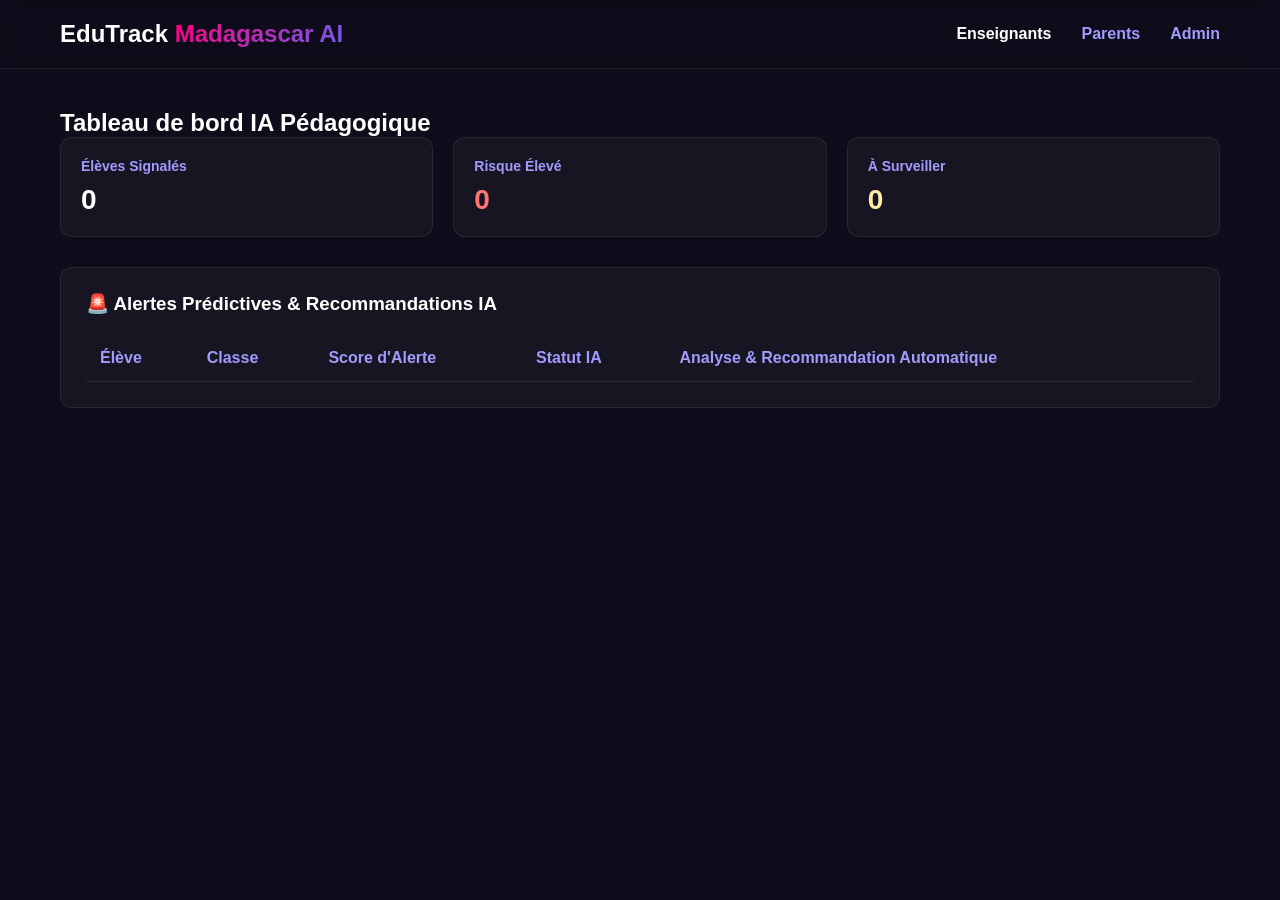
<file: frontend/index.html>
<!DOCTYPE html>
<html lang="fr">
<head>
    <meta charset="UTF-8">
    <meta name="viewport" content="width=device-width, initial-scale=1.0">
    <title>EduTrack Madagascar AI - Enseignants</title>
    <style>
        :root {
            --bg-dark: #0f0c1b;
            --primary-gradient: linear-gradient(135deg, #ff007f, #6c5ce7);
            --text-light: #ffffff;
            --text-muted: #a29bfe;
            --card-bg: rgba(255, 255, 255, 0.04);
            --card-border: rgba(255, 255, 255, 0.08);
            --risk-high: #ff7675;
            --risk-watch: #ffeaa7;
        }
        * { margin: 0; padding: 0; box-sizing: border-box; font-family: 'Segoe UI', sans-serif; }
        body { background-color: var(--bg-dark); color: var(--text-light); min-height: 100vh; }
        header { background: rgba(15, 12, 27, 0.7); backdrop-filter: blur(10px); border-bottom: 1px solid var(--card-border); position: sticky; top: 0; z-index: 100; }
        .navbar { max-width: 1200px; margin: 0 auto; display: flex; justify-content: space-between; align-items: center; padding: 20px; }
        .logo { font-size: 24px; font-weight: 800; }
        .logo span { background: var(--primary-gradient); -webkit-background-clip: text; -webkit-text-fill-color: transparent; }
        nav ul { display: flex; list-style: none; gap: 30px; }
        nav a { color: var(--text-muted); text-decoration: none; font-weight: 600; }
        nav a.active { color: var(--text-light); }
        
        main { max-width: 1200px; margin: 40px auto; padding: 0 20px; }
        .dashboard-summary { display: flex; gap: 20px; margin-bottom: 30px; }
        .kpi-card { flex: 1; background: var(--card-bg); border: 1px solid var(--card-border); border-radius: 12px; padding: 20px; }
        .kpi-card h3 { font-size: 14px; color: var(--text-muted); margin-bottom: 10px; }
        .kpi-card .value { font-size: 28px; font-weight: bold; }
        
        .students-list { background: var(--card-bg); border: 1px solid var(--card-border); border-radius: 12px; padding: 25px; }
        table { width: 100%; border-collapse: collapse; }
        th, td { padding: 14px; text-align: left; border-bottom: 1px solid var(--card-border); }
        th { color: var(--text-muted); }
        
        .badge-risk { background: rgba(255, 118, 117, 0.15); color: var(--risk-high); padding: 5px 10px; border-radius: 20px; font-weight: bold; }
        .badge-watch { background: rgba(255, 234, 167, 0.15); color: var(--risk-watch); padding: 5px 10px; border-radius: 20px; font-weight: bold; }
        .reco-box { font-size: 13px; color: #55efc4; background: rgba(85, 239, 196, 0.1); padding: 6px 10px; border-radius: 6px; margin-top: 5px; display: inline-block; border: 1px solid rgba(85, 239, 196, 0.2); }
    </style>
</head>
<body>
    <header>
        <div class="navbar">
            <div class="logo">EduTrack <span>Madagascar AI</span></div>
            <nav>
                <ul>
                    <li><a href="index.html" class="active">Enseignants</a></li>
                    <li><a href="parent.html">Parents</a></li>
                    <li><a href="admin.html">Admin</a></li>
                </ul>
            </nav>
        </div>
    </header>
    <main>
        <h2>Tableau de bord IA Pédagogique</h2>
        <div class="dashboard-summary">
            <div class="kpi-card"><h3>Élèves Signalés</h3><div class="value" id="count-total">0</div></div>
            <div class="kpi-card"><h3>Risque Élevé</h3><div class="value" id="count-high" style="color: var(--risk-high);">0</div></div>
            <div class="kpi-card"><h3>À Surveiller</h3><div class="value" id="count-watch" style="color: var(--risk-watch);">0</div></div>
        </div>
        <section class="students-list">
            <h3 style="margin-bottom: 20px;">🚨 Alertes Prédictives & Recommandations IA</h3>
            <table>
                <thead>
                    <tr>
                        <th>Élève</th>
                        <th>Classe</th>
                        <th>Score d'Alerte</th>
                        <th>Statut IA</th>
                        <th>Analyse & Recommandation Automatique</th>
                    </tr>
                </thead>
                <tbody id="student-table-body"></tbody>
            </table>
        </section>
    </main>
    <script>
        const API_URL = "http://127.0.0.1:8000/api";

        // Générateur de recommandations pédagogiques basé sur les motifs de l'IA
        function genererRecommandation(motif, prenom) {
            if (motif.includes("Mathématiques")) {
                return `💡 **Suggéré :** Planifier un tutorat d'urgence en algèbre/calcul pour ${prenom} et proposer des exercices complémentaires.`;
            } else if (motif.includes("Français")) {
                return `💡 **Suggéré :** Consolider la compréhension écrite et convoquer à un atelier de remédiation linguistique.`;
            } else if (motif.includes("absences")) {
                return `📞 **Action requise :** Contacter le parent d'élève immédiatement pour comprendre la cause du décrochage.`;
            }
            return `🎯 **Conseil :** Suivre l'évolution des évaluations lors de la prochaine session de devoirs.`;
        }

        async function chargerAlertes() {
            try {
                const resEleves = await fetch(`${API_URL}/eleves`);
                const eleves = await resEleves.json();

                // Rafraîchir les calculs de scores IA en arrière-plan
                for (const e of eleves) { 
                    try { await fetch(`${API_URL}/eleves/${e.id}/score`); } catch(err) {} 
                }

                const response = await fetch(`${API_URL}/alertes`);
                const toutesAlertes = await response.json();
                
                const alertesUniques = [];
                const vus = new Set();
                for (let i = toutesAlertes.length - 1; i >= 0; i--) {
                    if (!vus.has(toutesAlertes[i].eleve_id)) {
                        vus.add(toutesAlertes[i].eleve_id);
                        alertesUniques.unshift(toutesAlertes[i]);
                    }
                }

                document.getElementById('count-total').innerText = alertesUniques.length;
                document.getElementById('count-high').innerText = alertesUniques.filter(a => a.niveau_risque === 'risque_eleve').length;
                document.getElementById('count-watch').innerText = alertesUniques.filter(a => a.niveau_risque === 'a_surveiller').length;

                const tbody = document.getElementById('student-table-body');
                tbody.innerHTML = "";

                alertesUniques.forEach(alerte => {
                    const eObj = eleves.find(x => x.id === alerte.eleve_id);
                    if (!eObj) return;

                    let nomComplet = `${eObj.prenom} ${eObj.nom}`;
                    let badge = alerte.niveau_risque === 'risque_eleve' ? '<span class="badge-risk">Risque Élevé</span>' : '<span class="badge-watch">À Surveiller</span>';
                    let recommandation = genererRecommandation(alerte.motif, eObj.prenom);

                    tbody.innerHTML += `
                        <tr>
                            <td><strong>${nomComplet}</strong></td>
                            <td>Classe ${eObj.classe_id}</td>
                            <td>${alerte.score} / 6</td>
                            <td>${badge}</td>
                            <td>
                                <div style="color: #ff7675; font-size:14px; font-weight:500;">⚠️ ${alerte.motif}</div>
                                <div class="reco-box">${recommandation}</div>
                            </td>
                        </tr>`;
                });
            } catch (err) { console.error(err); }
        }
        document.addEventListener('DOMContentLoaded', chargerAlertes);
    </script>
</body>
</html>
</file>
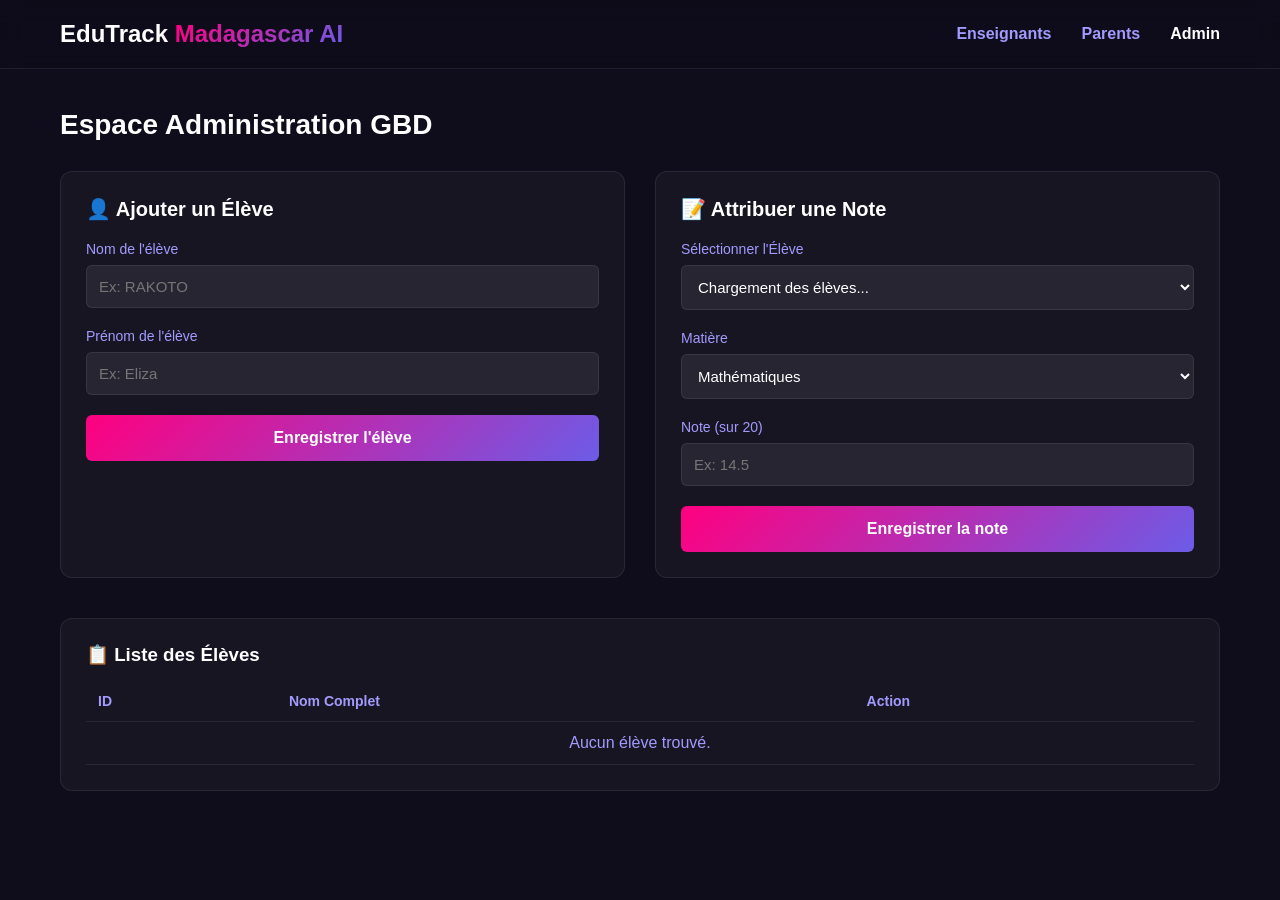
<file: frontend/admin.html>
<!DOCTYPE html>
<html lang="fr">
<head>
    <meta charset="UTF-8">
    <meta name="viewport" content="width=device-width, initial-scale=1.0">
    <title>EduTrack Madagascar AI - Administration</title>
    <style>
        :root {
            --bg-dark: #0f0c1b;
            --primary-gradient: linear-gradient(135deg, #ff007f, #6c5ce7);
            --text-light: #ffffff;
            --text-muted: #a29bfe;
            --card-bg: rgba(255, 255, 255, 0.04);
            --card-border: rgba(255, 255, 255, 0.08);
            --input-bg: rgba(255, 255, 255, 0.07);
        }
        * { margin: 0; padding: 0; box-sizing: border-box; font-family: 'Segoe UI', sans-serif; }
        body { background-color: var(--bg-dark); color: var(--text-light); min-height: 100vh; }
        header { background: rgba(15, 12, 27, 0.7); backdrop-filter: blur(10px); border-bottom: 1px solid var(--card-border); position: sticky; top: 0; z-index: 100; }
        .navbar { max-width: 1200px; margin: 0 auto; display: flex; justify-content: space-between; align-items: center; padding: 20px; }
        .logo { font-size: 24px; font-weight: 800; }
        .logo span { background: var(--primary-gradient); -webkit-background-clip: text; -webkit-text-fill-color: transparent; }
        nav ul { display: flex; list-style: none; gap: 30px; }
        nav a { color: var(--text-muted); text-decoration: none; font-weight: 600; }
        nav a.active { color: var(--text-light); }
        
        main { max-width: 1200px; margin: 40px auto; padding: 0 20px; }
        h2 { margin-bottom: 30px; font-size: 28px; }
        
        .container-admin { display: grid; grid-template-columns: 1fr 1fr; gap: 30px; margin-bottom: 40px; }
        .card-admin { background: var(--card-bg); border: 1px solid var(--card-border); border-radius: 12px; padding: 25px; }
        .card-admin h3 { margin-bottom: 20px; font-size: 20px; display: flex; align-items: center; gap: 10px; }
        
        .form-group { margin-bottom: 20px; }
        .form-group label { display: block; margin-bottom: 8px; color: var(--text-muted); font-size: 14px; }
        .form-group input, .form-group select { width: 100%; padding: 12px; background: var(--input-bg); border: 1px solid var(--card-border); border-radius: 6px; color: white; font-size: 15px; outline: none; }
        .form-group select option { background: #0f0c1b; color: white; }
        
        .btn-submit { width: 100%; padding: 14px; background: var(--primary-gradient); border: none; border-radius: 6px; color: white; font-weight: bold; font-size: 16px; cursor: pointer; transition: opacity 0.2s; }
        .btn-submit:hover { opacity: 0.9; }
        
        .liste-section { background: var(--card-bg); border: 1px solid var(--card-border); border-radius: 12px; padding: 25px; }
        table { width: 100%; border-collapse: collapse; margin-top: 15px; }
        th, td { padding: 12px; text-align: left; border-bottom: 1px solid var(--card-border); }
        th { color: var(--text-muted); font-size: 14px; }
        .btn-supprimer { background: #ff4757; color: white; border: none; padding: 6px 12px; border-radius: 4px; cursor: pointer; font-weight: bold; }
    </style>
</head>
<body>
    <header>
        <div class="navbar">
            <div class="logo">EduTrack <span>Madagascar AI</span></div>
            <nav>
                <ul>
                    <li><a href="index.html">Enseignants</a></li>
                    <li><a href="parent.html">Parents</a></li>
                    <li><a href="admin.html" class="active">Admin</a></li>
                </ul>
            </nav>
        </div>
    </header>

    <main>
        <h2>Espace Administration GBD</h2>
        
        <div class="container-admin">
            <div class="card-admin">
                <h3>👤 Ajouter un Élève</h3>
                <form id="form-ajouter-eleve">
                    <div class="form-group">
                        <label>Nom de l'élève</label>
                        <input type="text" id="eleve-nom" placeholder="Ex: RAKOTO" required>
                    </div>
                    <div class="form-group">
                        <label>Prénom de l'élève</label>
                        <input type="text" id="eleve-prenom" placeholder="Ex: Eliza" required>
                    </div>
                    <button type="submit" class="btn-submit">Enregistrer l'élève</button>
                </form>
            </div>

            <div class="card-admin">
                <h3>📝 Attribuer une Note</h3>
                <form id="form-attribuer-note">
                    <div class="form-group">
                        <label>Sélectionner l'Élève</label>
                        <select id="select-eleve-note" required>
                            <option value="">Chargement des élèves...</option>
                        </select>
                    </div>
                    <div class="form-group">
                        <label>Matière</label>
                        <select id="note-matiere" required>
                            <option value="1">Mathématiques</option>
                            <option value="2">Français</option>
                        </select>
                    </div>
                    <div class="form-group">
                        <label>Note (sur 20)</label>
                        <input type="number" id="note-valeur" min="0" max="20" step="0.25" placeholder="Ex: 14.5" required>
                    </div>
                    <button type="submit" class="btn-submit">Enregistrer la note</button>
                </form>
            </div>
        </div>

        <div class="liste-section">
            <h3>📋 Liste des Élèves</h3>
            <table>
                <thead>
                    <tr>
                        <th>ID</th>
                        <th>Nom Complet</th>
                        <th>Action</th>
                    </tr>
                </thead>
                <tbody id="table-eleves-body">
                    <tr><td colspan="3" style="text-align: center; color: var(--text-muted);">Aucun élève trouvé.</td></tr>
                </tbody>
            </table>
        </div>
    </main>

    <script>
        const API_URL = "http://127.0.0.1:8000/api";

        // 1. Charger et rafraîchir la liste des élèves partout dans l'interface
        async function rafraichirDonnees() {
            try {
                const res = await fetch(`${API_URL}/eleves`);
                const eleves = await res.json();

                // Remplir le tableau de visualisation
                const tbody = document.getElementById('table-eleves-body');
                if(eleves.length === 0) {
                    tbody.innerHTML = `<tr><td colspan="3" style="text-align: center; color: var(--text-muted);">Aucun élève dans la base.</td></tr>`;
                } else {
                    tbody.innerHTML = eleves.map(e => `
                        <tr>
                            <td>${e.id}</td>
                            <td><strong>${e.prenom} ${e.nom}</strong></td>
                            <td><button class="btn-supprimer" onclick="supprimerEleve(${e.id})">Supprimer</button></td>
                        </tr>
                    `).join('');
                }

                // Remplir la liste déroulante du formulaire des notes
                const selectNote = document.getElementById('select-eleve-note');
                if(eleves.length === 0) {
                    selectNote.innerHTML = `<option value="">Aucun élève disponible</option>`;
                } else {
                    selectNote.innerHTML = eleves.map(e => `
                        <option value="${e.id}">${e.prenom} ${e.nom}</option>
                    `).join('');
                }

            } catch (err) {
                console.error("Erreur de connexion à l'API:", err);
            }
        }

        // 2. Action d'enregistrement d'un nouvel élève
        document.getElementById('form-ajouter-eleve').addEventListener('submit', async function(e) {
            e.preventDefault();
            const nom = document.getElementById('eleve-nom').value.trim();
            const prenom = document.getElementById('eleve-prenom').value.trim();

            try {
                const res = await fetch(`${API_URL}/eleves`, {
                    method: 'POST',
                    headers: { 'Content-Type': 'application/json' },
                    body: JSON.stringify({
                        nom: nom,
                        prenom: prenom,
                        classe_id: 1, // Attribué par défaut à la classe 1
                        date_naissance: null,
                        contact_parent: null
                    })
                });

                if(res.ok) {
                    this.reset();
                    await rafraichirDonnees();
                    alert("Élève ajouté avec succès !");
                }
            } catch(err) {
                alert("Erreur lors de l'enregistrement de l'élève.");
            }
        });

        // 3. Action d'enregistrement d'une note
        document.getElementById('form-attribuer-note').addEventListener('submit', async function(e) {
            e.preventDefault();
            const eleveId = document.getElementById('select-eleve-note').value;
            const matiereId = document.getElementById('note-matiere').value;
            const valeur = document.getElementById('note-valeur').value;

            try {
                const res = await fetch(`${API_URL}/notes`, {
                    method: 'POST',
                    headers: { 'Content-Type': 'application/json' },
                    body: JSON.stringify({
                        eleve_id: parseInt(eleveId),
                        matiere_id: parseInt(matiereId),
                        valeur: parseFloat(valeur),
                        date_evaluation: new Date().toISOString().split('T')[0], // Date du jour dynamique
                        trimestre: 3
                    })
                });

                if(res.ok) {
                    this.reset();
                    alert("Note enregistrée avec succès !");
                    await rafraichirDonnees();
                }
            } catch(err) {
                alert("Erreur lors de l'enregistrement de la note.");
            }
        });

        // 4. Action de suppression d'un élève
        async function supprimerEleve(id) {
            if(!confirm("Voulez-vous vraiment supprimer cet élève ainsi que ses notes ?")) return;
            try {
                const res = await fetch(`${API_URL}/eleves/${id}`, { method: 'DELETE' });
                if(res.ok) {
                    await rafraichirDonnees();
                }
            } catch(err) {
                console.error(err);
            }
        }

        // Charger les données au démarrage de la page
        document.addEventListener('DOMContentLoaded', rafraichirDonnees);
    </script>
</body>
</html>
</file>
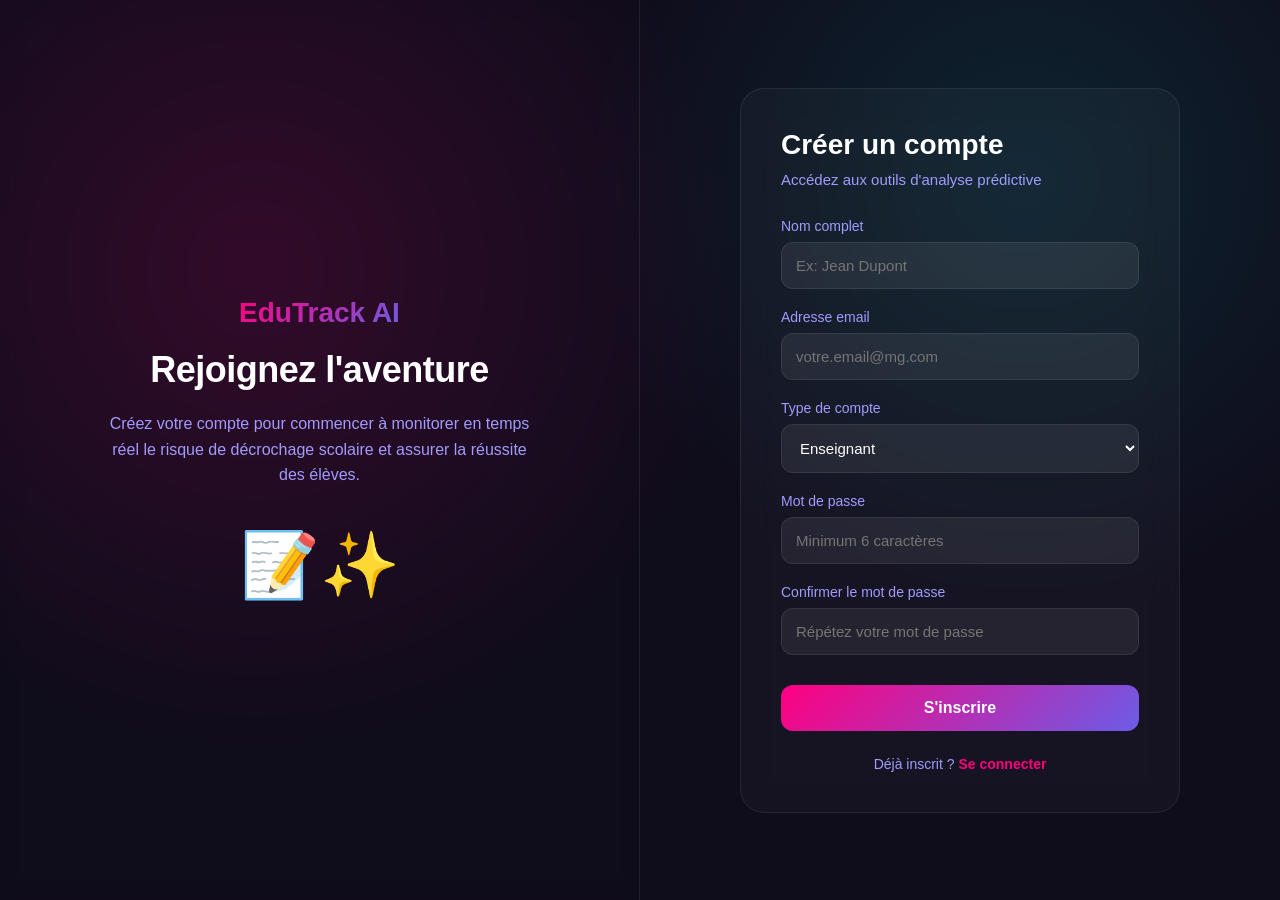
<file: frontend/inscription (2).html>
<!DOCTYPE html>
<html lang="fr">
<head>
    <meta charset="UTF-8">
    <meta name="viewport" content="width=device-width, initial-scale=1.0">
    <title>EduTrack Madagascar AI - Inscription</title>
    <style>
        /* --- Styles Néon / Thème Sombre d'origine --- */
        :root {
            --bg-dark: #0f0c1b;
            --primary-gradient: linear-gradient(135deg, #ff007f, #6c5ce7);
            --text-light: #ffffff;
            --text-muted: #a29bfe;
            --input-bg: rgba(255, 255, 255, 0.07);
            --card-border: rgba(255, 255, 255, 0.08);
        }

        * {
            margin: 0;
            padding: 0;
            box-sizing: border-box;
            font-family: 'Segoe UI', Roboto, Helvetica, Arial, sans-serif;
        }

        body {
            background-color: var(--bg-dark);
            background-image:
                radial-gradient(circle at 20% 30%, rgba(255, 0, 127, 0.15) 0%, transparent 40%),
                radial-gradient(circle at 80% 20%, rgba(0, 206, 201, 0.12) 0%, transparent 35%);
            background-attachment: fixed;
            color: var(--text-light);
            min-height: 100vh;
        }

        .container {
            display: flex;
            min-height: 100vh;
            flex-wrap: wrap;
        }

        /* --- Partie gauche : Présentation --- */
        .welcome-section {
            width: 50%;
            display: flex;
            flex-direction: column;
            justify-content: center;
            align-items: center;
            padding: 50px;
            text-align: center;
            border-right: 1px solid var(--card-border);
            backdrop-filter: blur(10px);
        }

        .logo {
            font-size: 28px;
            font-weight: 800;
            background: var(--primary-gradient);
            -webkit-background-clip: text;
            -webkit-text-fill-color: transparent;
            margin-bottom: 20px;
        }

        .welcome-section h1 {
            font-size: 36px;
            margin-bottom: 20px;
            font-weight: 700;
            letter-spacing: -0.5px;
        }

        .welcome-section p {
            font-size: 16px;
            max-width: 420px;
            line-height: 1.6;
            color: var(--text-muted);
        }

        .illustration {
            font-size: 64px;
            margin-top: 40px;
            animation: float 3s ease-in-out infinite;
        }

        @keyframes float {
            0%, 100% { transform: translateY(0); }
            50% { transform: translateY(-10px); }
        }

        /* --- Partie droite : Formulaire --- */
        .register-section {
            width: 50%;
            display: flex;
            justify-content: center;
            align-items: center;
            padding: 40px;
        }

        .register-box {
            width: 100%;
            max-width: 440px;
            background: rgba(255, 255, 255, 0.03);
            border: 1px solid var(--card-border);
            padding: 40px;
            border-radius: 24px;
            backdrop-filter: blur(16px);
        }

        .register-box h2 {
            font-size: 28px;
            font-weight: 700;
            margin-bottom: 10px;
        }

        .subtitle {
            color: var(--text-muted);
            margin-bottom: 30px;
            font-size: 15px;
        }

        label {
            display: block;
            margin-top: 20px;
            color: var(--text-muted);
            font-weight: 500;
            font-size: 14px;
        }

        input, select {
            width: 100%;
            padding: 14px;
            margin-top: 8px;
            border-radius: 12px;
            border: 1px solid var(--card-border);
            background: var(--input-bg);
            color: var(--text-light);
            outline: none;
            font-size: 15px;
            transition: all 0.3s;
        }

        input:focus, select:focus {
            border-color: #ff007f;
            background: rgba(255, 255, 255, 0.1);
            box-shadow: 0 0 10px rgba(255, 0, 127, 0.2);
        }

        select option {
            background-color: #0f0c1b;
            color: var(--text-light);
        }

        button {
            width: 100%;
            padding: 14px;
            background: var(--primary-gradient);
            color: white;
            border: none;
            border-radius: 12px;
            margin-top: 30px;
            font-size: 16px;
            font-weight: bold;
            cursor: pointer;
            transition: opacity 0.3s, transform 0.2s;
        }

        button:hover {
            opacity: 0.9;
            transform: translateY(-1px);
        }

        .login-link {
            text-align: center;
            margin-top: 25px;
            font-size: 14px;
            color: var(--text-muted);
        }

        .login-link a {
            color: #ff007f;
            text-decoration: none;
            font-weight: 600;
        }

        /* --- Alertes et Notifications --- */
        .alert-box {
            padding: 12px;
            border-radius: 10px;
            margin-top: 20px;
            font-size: 14px;
            font-weight: 500;
            display: none;
        }
        .alert-error {
            background: rgba(255, 0, 127, 0.15);
            border: 1px solid #ff007f;
            color: #ff007f;
        }
        .alert-success {
            background: rgba(0, 206, 201, 0.15);
            border: 1px solid #00cec9;
            color: #00cec9;
        }

        /* --- Mobile Responsive --- */
        @media (max-width: 850px) {
            .welcome-section, .register-section {
                width: 100%;
            }
            .welcome-section {
                padding: 40px 20px;
                border-right: none;
                border-bottom: 1px solid var(--card-border);
            }
        }
    </style>
</head>
<body>

    <div class="container">

        <div class="welcome-section">
            <div class="logo">EduTrack AI</div>
            <h1>Rejoignez l'aventure</h1>
            <p>
                Créez votre compte pour commencer à monitorer en temps réel le risque de décrochage scolaire et assurer la réussite des élèves.
            </p>
            <div class="illustration">📝✨</div>
        </div>

        <div class="register-section">
            <div class="register-box">
                <h2>Créer un compte</h2>
                <p class="subtitle">Accédez aux outils d'analyse prédictive</p>

                <form id="registerForm">
                    <label for="fullname">Nom complet</label>
                    <input type="text" id="fullname" placeholder="Ex: Jean Dupont" required>

                    <label for="email">Adresse email</label>
                    <input type="email" id="email" placeholder="votre.email@mg.com" required>

                    <label for="role">Type de compte</label>
                    <select id="role">
                        <option value="Enseignant">Enseignant</option>
                        <option value="Parent">Parent</option>
                        <option value="Administrateur">Administrateur</option>
                    </select>

                    <label for="password">Mot de passe</label>
                    <input type="password" id="password" placeholder="Minimum 6 caractères" required>

                    <label for="password-confirm">Confirmer le mot de passe</label>
                    <input type="password" id="password-confirm" placeholder="Répétez votre mot de passe" required>

                    <div id="error-box" class="alert-box alert-error"></div>
                    <div id="success-box" class="alert-box alert-success"></div>

                    <button type="submit">S'inscrire</button>
                </form>

                <p class="login-link">Déjà inscrit ? <a href="login.html">Se connecter</a></p>
            </div>
        </div>

    </div>

    <script>
        document.getElementById('registerForm').addEventListener('submit', function(e) {
            e.preventDefault();
            
            const fullname = document.getElementById('fullname').value;
            const email = document.getElementById('email').value;
            const password = document.getElementById('password').value;
            const passwordConfirm = document.getElementById('password-confirm').value;
            const role = document.getElementById('role').value;

            const errorBox = document.getElementById('error-box');
            const successBox = document.getElementById('success-box');
            
            errorBox.style.display = "none";
            successBox.style.display = "none";

            // Validation des mots de passe
            if (password !== passwordConfirm) {
                errorBox.innerText = "Les mots de passe ne correspondent pas.";
                errorBox.style.display = "block";
                return;
            }

            // Simulation d'enregistrement local
            let users = JSON.parse(localStorage.getItem('edutrack_users')) || [];
            const emailExists = users.some(u => u.email === email) || ["prof@mg.com", "parent@mg.com"].includes(email);

            if (emailExists) {
                errorBox.innerText = "Un compte existe déjà avec cet email.";
                errorBox.style.display = "block";
                return;
            }

            // Sauvegarde de l'utilisateur fictif
            users.push({ fullname, email, password, role });
            localStorage.setItem('edutrack_users', JSON.stringify(users));

            successBox.innerText = "Compte créé avec succès ! Redirection...";
            successBox.style.display = "block";

            // Redirection vers le login
            setTimeout(() => {
                window.location.href = "login.html";
            }, 1500);
        });
    </script>
</body>
</html>
</file>
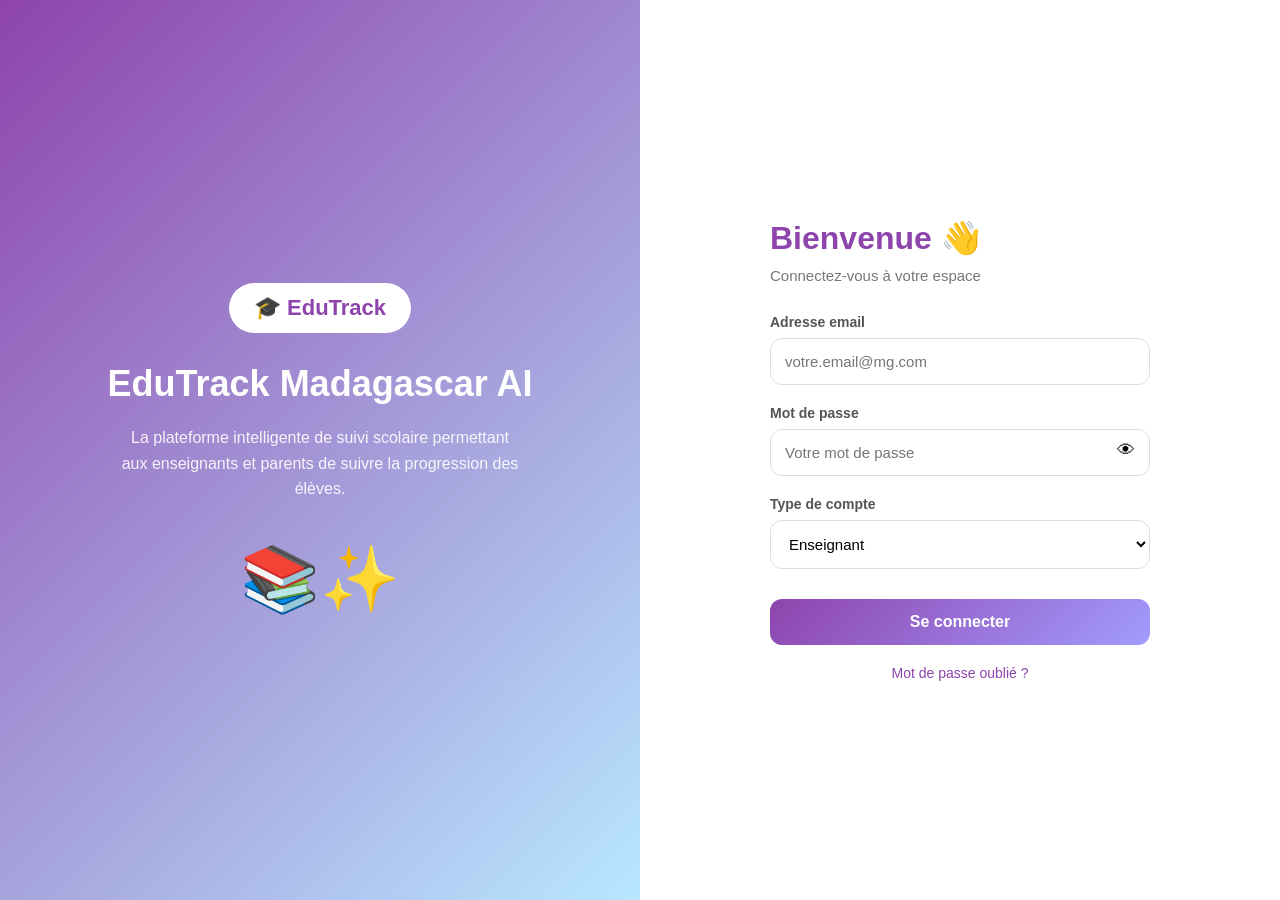
<file: frontend/login.html>
<!DOCTYPE html>
<html lang="fr">
<head>
    <meta charset="UTF-8">
    <meta name="viewport" content="width=device-width, initial-scale=1.0">
    <title>EduTrack Madagascar AI - Connexion</title>
    <style>
        /* --- Importation et fusion de tes styles de connexion d'origine --- */
        * {
            margin: 0;
            padding: 0;
            box-sizing: border-box;
            font-family: "Poppins", 'Segoe UI', sans-serif;
        }

        body {
            min-height: 100vh;
            background: #fdfbff;
        }

        .container {
            display: flex;
            min-height: 100vh;
            flex-wrap: wrap; /* Assure la fluidité sur les écrans mobiles */
        }

        /* --- Partie gauche : Présentation --- */
        .welcome-section {
            width: 50%;
            background: linear-gradient(135deg, #8e44ad, #b8e7ff);
            color: white;
            display: flex;
            flex-direction: column;
            justify-content: center;
            align-items: center;
            padding: 50px;
            text-align: center;
        }

        .logo {
            background: white;
            color: #8e44ad;
            padding: 12px 25px;
            border-radius: 30px;
            font-size: 22px;
            font-weight: bold;
            margin-bottom: 30px;
        }

        .welcome-section h1 {
            font-size: 36px;
            margin-bottom: 20px;
            font-weight: 700;
        }

        .welcome-section p {
            font-size: 16px;
            max-width: 400px;
            line-height: 1.6;
            opacity: 0.9;
        }

        .illustration {
            font-size: 64px;
            margin-top: 40px;
        }

        /* --- Partie droite : Formulaire --- */
        .login-section {
            width: 50%;
            display: flex;
            justify-content: center;
            align-items: center;
            padding: 40px;
            background: white;
        }

        .login-box {
            width: 100%;
            max-width: 420px;
            padding: 20px;
        }

        .login-box h2 {
            color: #8e44ad;
            font-size: 32px;
            font-weight: 700;
        }

        .subtitle {
            color: #777;
            margin: 10px 0 30px;
            font-size: 15px;
        }

        label {
            display: block;
            margin-top: 20px;
            color: #555;
            font-weight: 600;
            font-size: 14px;
        }

        input, select {
            width: 100%;
            padding: 14px;
            margin-top: 8px;
            border-radius: 12px;
            border: 1px solid #ddd;
            outline: none;
            font-size: 15px;
            transition: border-color 0.3s;
            background-color: #fff;
        }

        input:focus, select:focus {
            border-color: #8e44ad;
        }

        /* Boîtier mot de passe avec l'icône oeil */
        .password-box {
            position: relative;
            width: 100%;
        }

        .password-box span {
            position: absolute;
            right: 15px;
            top: 52%;
            transform: translateY(-50%);
            cursor: pointer;
            font-size: 18px;
            user-select: none;
        }

        button {
            width: 100%;
            padding: 14px;
            background: linear-gradient(135deg, #8e44ad, #a29bfe);
            color: white;
            border: none;
            border-radius: 12px;
            margin-top: 30px;
            font-size: 16px;
            font-weight: bold;
            cursor: pointer;
            transition: opacity 0.3s;
        }

        button:hover {
            opacity: 0.9;
        }

        .forgot {
            text-align: center;
            margin-top: 20px;
            color: #8e44ad;
            font-size: 14px;
            cursor: pointer;
            font-weight: 500;
        }

        /* --- Adaptabilité Mobile (Responsive) --- */
        @media (max-width: 768px) {
            .welcome-section, .login-section {
                width: 100%;
            }
            .welcome-section {
                padding: 40px 20px;
            }
        }
    </style>
</head>
<body>

    <div class="container">

        <div class="welcome-section">
            <div class="logo">🎓 EduTrack</div>
            <h1>EduTrack Madagascar AI</h1>
            <p>
                La plateforme intelligente de suivi scolaire permettant aux enseignants et parents de suivre la progression des élèves.
            </p>
            <div class="illustration">📚✨</div>
        </div>

        <div class="login-section">
            <div class="login-box">
                <h2>Bienvenue 👋</h2>
                <p class="subtitle">Connectez-vous à votre espace</p>

                <form id="loginForm">
                    <label for="email">Adresse email</label>
                    <input type="email" id="email" placeholder="votre.email@mg.com" required>

                    <label for="password">Mot de passe</label>
                    <div class="password-box">
                        <input type="password" id="password" placeholder="Votre mot de passe" required>
                        <span id="showPassword">👁</span>
                    </div>

                    <label for="roleSelect">Type de compte</label>
                    <select id="roleSelect">
                        <option value="Enseignant">Enseignant</option>
                        <option value="Parent">Parent</option>
                        <option value="Administrateur">Administrateur</option>
                    </select>

                    <button type="submit">Se connecter</button>
                </form>

                <p class="forgot">Mot de passe oublié ?</p>
            </div>
        </div>

    </div>

    <script>
        // --- 1. Gestion de la visibilité du mot de passe ---
        const passwordInput = document.getElementById("password");
        const showPasswordBtn = document.getElementById("showPassword");

        if (showPasswordBtn && passwordInput) {
            showPasswordBtn.addEventListener("click", () => {
                if (passwordInput.type === "password") {
                    passwordInput.type = "text";
                    showPasswordBtn.textContent = "🙈";
                } else {
                    passwordInput.type = "password";
                    showPasswordBtn.textContent = "👁";
                }
            });
        }

        // --- 2. Interception du formulaire et routage dynamique ---
        const loginForm = document.getElementById("loginForm");

        if (loginForm) {
            loginForm.addEventListener("submit", (e) => {
                e.preventDefault();
                
                const roleSelect = document.getElementById("roleSelect");
                const selectedRole = roleSelect.value.toLowerCase().trim(); // "enseignant", "parent", "administrateur"

                // Stockage du rôle pour que l'API applique les bonnes permissions
                sessionStorage.setItem("user_role", selectedRole);
                
                if (selectedRole === "parent") {
                    // Simulation : Le parent connecté a l'autorisation pour l'élève n°1 dans SQLite
                    sessionStorage.setItem("eleve_autorise", "1");
                    alert("Connexion réussie ! Redirection vers votre Espace Parent sécurisé.");
                    window.location.href = "parent.html";
                } else if (selectedRole === "administrateur") {
                    // ✅ Redirection vers admin.html pour l'Administrateur
                    sessionStorage.removeItem("eleve_autorise");
                    alert("Connexion réussie ! Redirection vers l'Espace Administration.");
                    window.location.href = "admin.html";
                } else {
                    // Redirection vers index.html pour l'Enseignant
                    sessionStorage.removeItem("eleve_autorise");
                    alert("Connexion réussie ! Redirection vers le Tableau de bord Enseignant.");
                    window.location.href = "index.html";
                }
            });
        }
    </script>
</body>
</html>
</file>
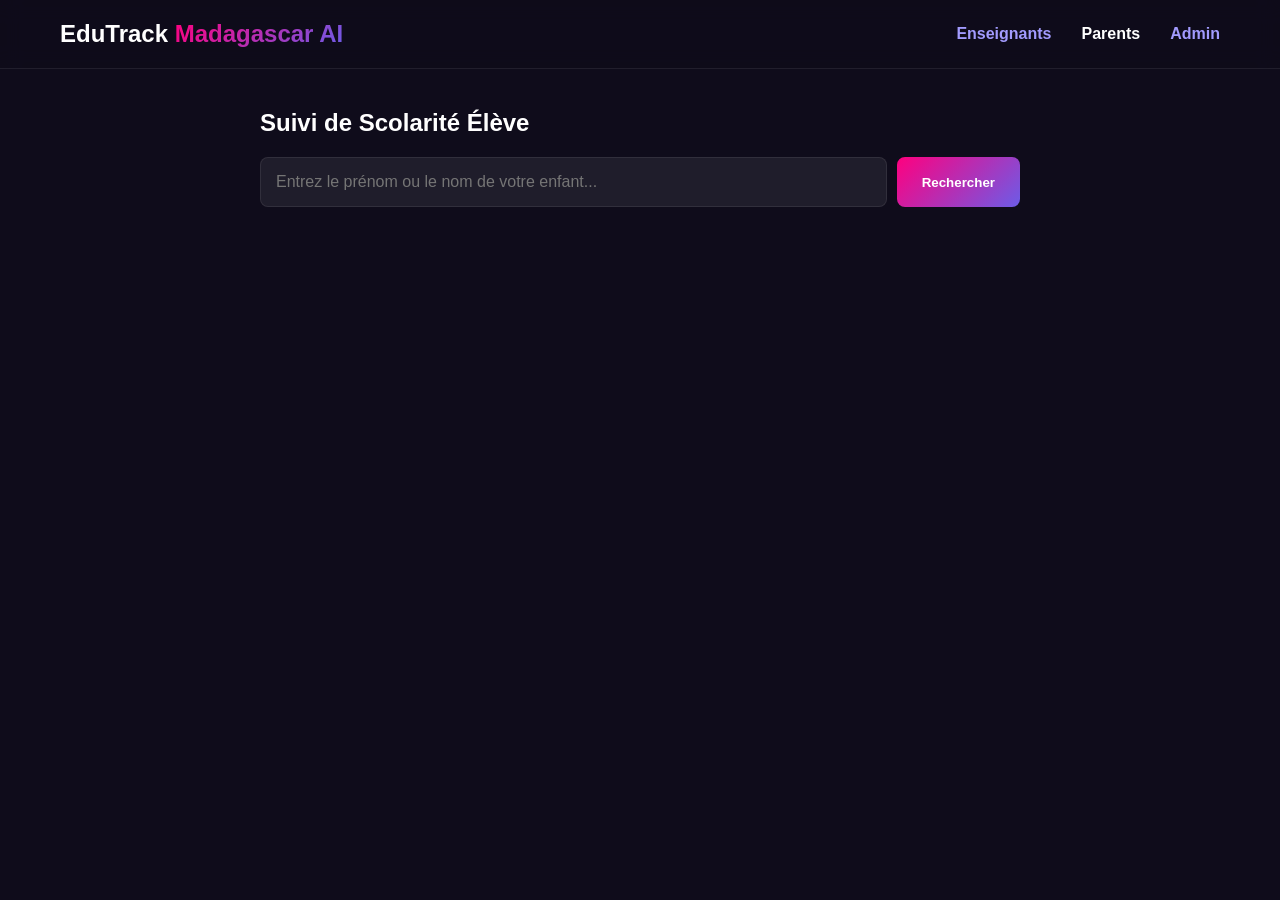
<file: frontend/parent.html>
<!DOCTYPE html>
<html lang="fr">
<head>
    <meta charset="UTF-8">
    <meta name="viewport" content="width=device-width, initial-scale=1.0">
    <title>EduTrack Madagascar AI - Espace Parents</title>
    <style>
        :root {
            --bg-dark: #0f0c1b;
            --primary-gradient: linear-gradient(135deg, #ff007f, #6c5ce7);
            --text-light: #ffffff;
            --text-muted: #a29bfe;
            --card-bg: rgba(255, 255, 255, 0.04);
            --card-border: rgba(255, 255, 255, 0.08);
            --input-bg: rgba(255, 255, 255, 0.07);
        }
        * { margin: 0; padding: 0; box-sizing: border-box; font-family: 'Segoe UI', sans-serif; }
        body { background-color: var(--bg-dark); color: var(--text-light); min-height: 100vh; }
        header { background: rgba(15, 12, 27, 0.7); backdrop-filter: blur(10px); border-bottom: 1px solid var(--card-border); position: sticky; top: 0; z-index: 100; }
        .navbar { max-width: 1200px; margin: 0 auto; display: flex; justify-content: space-between; align-items: center; padding: 20px; }
        .logo { font-size: 24px; font-weight: 800; }
        .logo span { background: var(--primary-gradient); -webkit-background-clip: text; -webkit-text-fill-color: transparent; }
        nav ul { display: flex; list-style: none; gap: 30px; }
        nav a { color: var(--text-muted); text-decoration: none; font-weight: 600; }
        nav a.active { color: var(--text-light); }
        
        main { max-width: 800px; margin: 40px auto; padding: 0 20px; }
        .search-box { display: flex; gap: 10px; margin-bottom: 30px; }
        .search-box input { flex: 1; padding: 15px; background: var(--input-bg); border: 1px solid var(--card-border); border-radius: 8px; color: white; font-size: 16px; outline: none; }
        .btn { padding: 15px 25px; background: var(--primary-gradient); border: none; border-radius: 8px; color: white; font-weight: bold; cursor: pointer; }
        
        .bulletin-card { background: var(--card-bg); border: 1px solid var(--card-border); border-radius: 12px; padding: 25px; display: none; }
        .bulletin-header { border-bottom: 1px solid var(--card-border); padding-bottom: 15px; margin-bottom: 20px; }
        table { width: 100%; border-collapse: collapse; margin-top: 15px; }
        th, td { padding: 12px; text-align: left; border-bottom: 1px solid var(--card-border); }
        
        .ia-warning-box { margin-top: 20px; padding: 15px; border-radius: 8px; background: rgba(255, 118, 117, 0.1); border: 1px solid rgba(255, 118, 117, 0.3); color: #ff7675; display: none; }
        .moyenne-generale { font-size: 20px; font-weight: bold; margin-top: 25px; text-align: right; background: var(--primary-gradient); -webkit-background-clip: text; -webkit-text-fill-color: transparent; }
    </style>
</head>
<body>
    <header>
        <div class="navbar">
            <div class="logo">EduTrack <span>Madagascar AI</span></div>
            <nav>
                <ul>
                    <li><a href="index.html">Enseignants</a></li>
                    <li><a href="parent.html" class="active">Parents</a></li>
                    <li><a href="admin.html">Admin</a></li>
                </ul>
            </nav>
        </div>
    </header>
    <main>
        <h2 style="margin-bottom: 20px;">Suivi de Scolarité Élève</h2>
        <div class="search-box">
            <input type="text" id="search-input" placeholder="Entrez le prénom ou le nom de votre enfant...">
            <button class="btn" onclick="rechercherEnfant()">Rechercher</button>
        </div>

        <div class="bulletin-card" id="bulletin-zone">
            <div class="bulletin-header">
                <h3 id="enfant-nom">Nom de l'enfant</h3>
                <p id="enfant-classe" style="color: var(--text-muted); font-size: 14px; margin-top: 5px;">Classe</p>
            </div>
            
            <div class="ia-warning-box" id="parent-ia-warning"></div>

            <h4 style="margin-top: 20px;">📊 Notes obtenues (Trimestre 3)</h4>
            <table>
                <thead>
                    <tr><th>Matière</th><th>Note / 20</th><th>Date de l'évaluation</th></tr>
                </thead>
                <tbody id="notes-table-body"></tbody>
            </table>
            <div class="moyenne-generale" id="enfant-moyenne">Moyenne Générale : -- / 20</div>
        </div>
    </main>

    <script>
        const API_URL = "http://127.0.0.1:8000/api";

        async function rechercherEnfant() {
            const query = document.getElementById('search-input').value.trim().toLowerCase();
            const bulletinZone = document.getElementById('bulletin-zone');
            const warningBox = document.getElementById('parent-ia-warning');
            
            if (!query) return alert("Veuillez saisir un nom ou prénom !");

            try {
                const res = await fetch(`${API_URL}/eleves`);
                const eleves = await res.json();

                const enfant = eleves.find(e => 
                    e.prenom.toLowerCase().includes(query) || 
                    e.nom.toLowerCase().includes(query)
                );

                if (!enfant) {
                    bulletinZone.style.display = "none";
                    return alert("Élève non trouvé.");
                }

                // Charger le score de risque IA en temps réel
                const resScore = await fetch(`${API_URL}/eleves/${enfant.id}/score`);
                const scoreData = await resScore.json();

                // Afficher le message d'alerte s'il y a un risque détecté par l'IA
                if (scoreData.niveau_risque !== "stable") {
                    warningBox.innerHTML = `🚨 **Notification IA Prévention :** Des fragilités académiques ont été détectées. Prenez contact avec l'équipe pédagogique pour mettre en œuvre un accompagnement à la maison.`;
                    warningBox.style.display = "block";
                } else {
                    warningBox.style.display = "none";
                }

                // Charger les notes
                const resNotes = await fetch(`${API_URL}/eleves/${enfant.id}/notes`);
                const notes = await resNotes.json();

                document.getElementById('enfant-nom').innerText = `🏆 ${enfant.prenom} ${enfant.nom}`;
                document.getElementById('enfant-classe').innerText = `📍 Classe ID : ${enfant.classe_id}`;

                const tbody = document.getElementById('notes-table-body');
                tbody.innerHTML = "";

                if (notes.length === 0) {
                    tbody.innerHTML = `<tr><td colspan="3" style="text-align:center; color: var(--text-muted);">Aucune note enregistrée.</td></tr>`;
                    document.getElementById('enfant-moyenne').innerText = "Moyenne Générale : --";
                } else {
                    let somme = 0;
                    notes.forEach(n => {
                        somme += n.valeur;
                        let matiereNom = n.matiere_id === 1 ? "Mathématiques" : "Français";
                        tbody.innerHTML += `<tr><td><strong>${matiereNom}</strong></td><td>${n.valeur} / 20</td><td>${n.date_evaluation}</td></tr>`;
                    });
                    document.getElementById('enfant-moyenne').innerText = `Moyenne Générale : ${(somme / notes.length).toFixed(2)} / 20`;
                }

                bulletinZone.style.display = "block";
            } catch (err) { console.error(err); }
        }
    </script>
</body>
</html>
</file>
